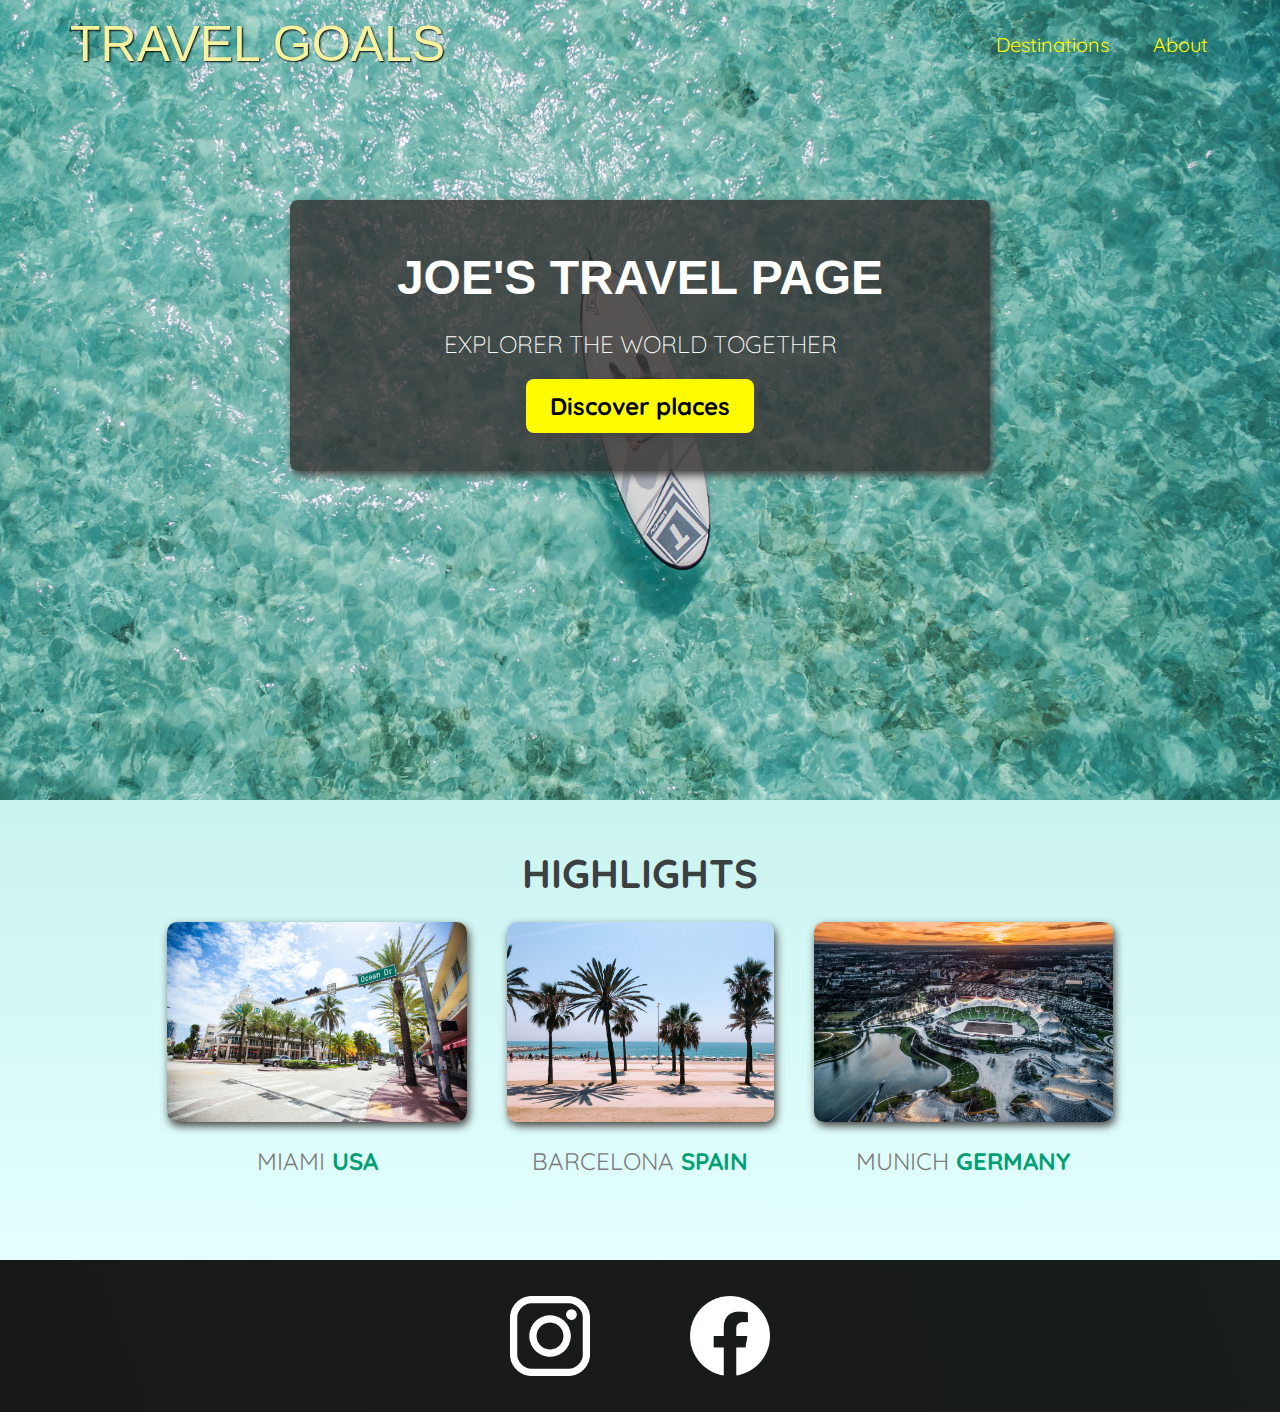
<file: index.html>
<!DOCTYPE html>
<html lang="en">
  <head>
    <meta charset="UTF-8" />
    <meta http-equiv="X-UA-Compatible" content="IE=edge" />
    <meta name="viewport" content="width=device-width, initial-scale=1.0" />
    <link rel="stylesheet" href="shared.css" />
    <link rel="stylesheet" href="styles.css" />
    <link
      href="https://fonts.googleapis.com/css2?family=Raleway:wght@700&family=Oleo+Script:wght@700&family=Quicksand:wght@300;500;700&display=swap"
      rel="stylesheet"
    />
    <title>Travel Goals</title>
  </head>
  <body>
    <header>
      <div id="page-logo">
        <a href="/index.html">travel Goals</a>
      </div>
      <nav>
        <ul>
          <li><a href="/places.html">Destinations</a></li>
          <li><a href="#">About</a></li>
        </ul>
      </nav>
    </header>
    <main>
      <section id="hero">
        <div id="hero-content">
          <h1>Joe's Travel Page</h1>
          <p>Explorer the world together</p>
          <a href="/places.html">Discover places</a>
        </div>
      </section>
      <section id="highlights">
        <h2>Highlights</h2>
        <ul id="destinations">
          <li class="destination">
            <img src="./images/places/miami.jpg" alt="Miami picture" />
            <p>Miami <strong>USA</strong></p>
          </li>
          <li class="destination">
            <img src="./images/places/barcelona.jpg" alt="barcelona city" />
            <p>Barcelona <strong>SPAIN</strong></p>
          </li>
          <li class="destination">
            <img src="./images/places/munich.jpg" alt="Munich city" />
            <p>Munich <strong>Germany</strong></p>
          </li>
        </ul>
      </section>
    </main>
    <footer>
      <ul>
        <li>
          <a href="https://www.instagram.com"
            ><img src="./images/icons/insta.png" alt="Instagram logo"
          /></a>
        </li>
        <li>
          <a href="https://www.facebook.com"
            ><img src="./images/icons/facebook.png" alt="Facebook logo"
          /></a>
        </li>
      </ul>
    </footer>
  </body>
</html>
</file>
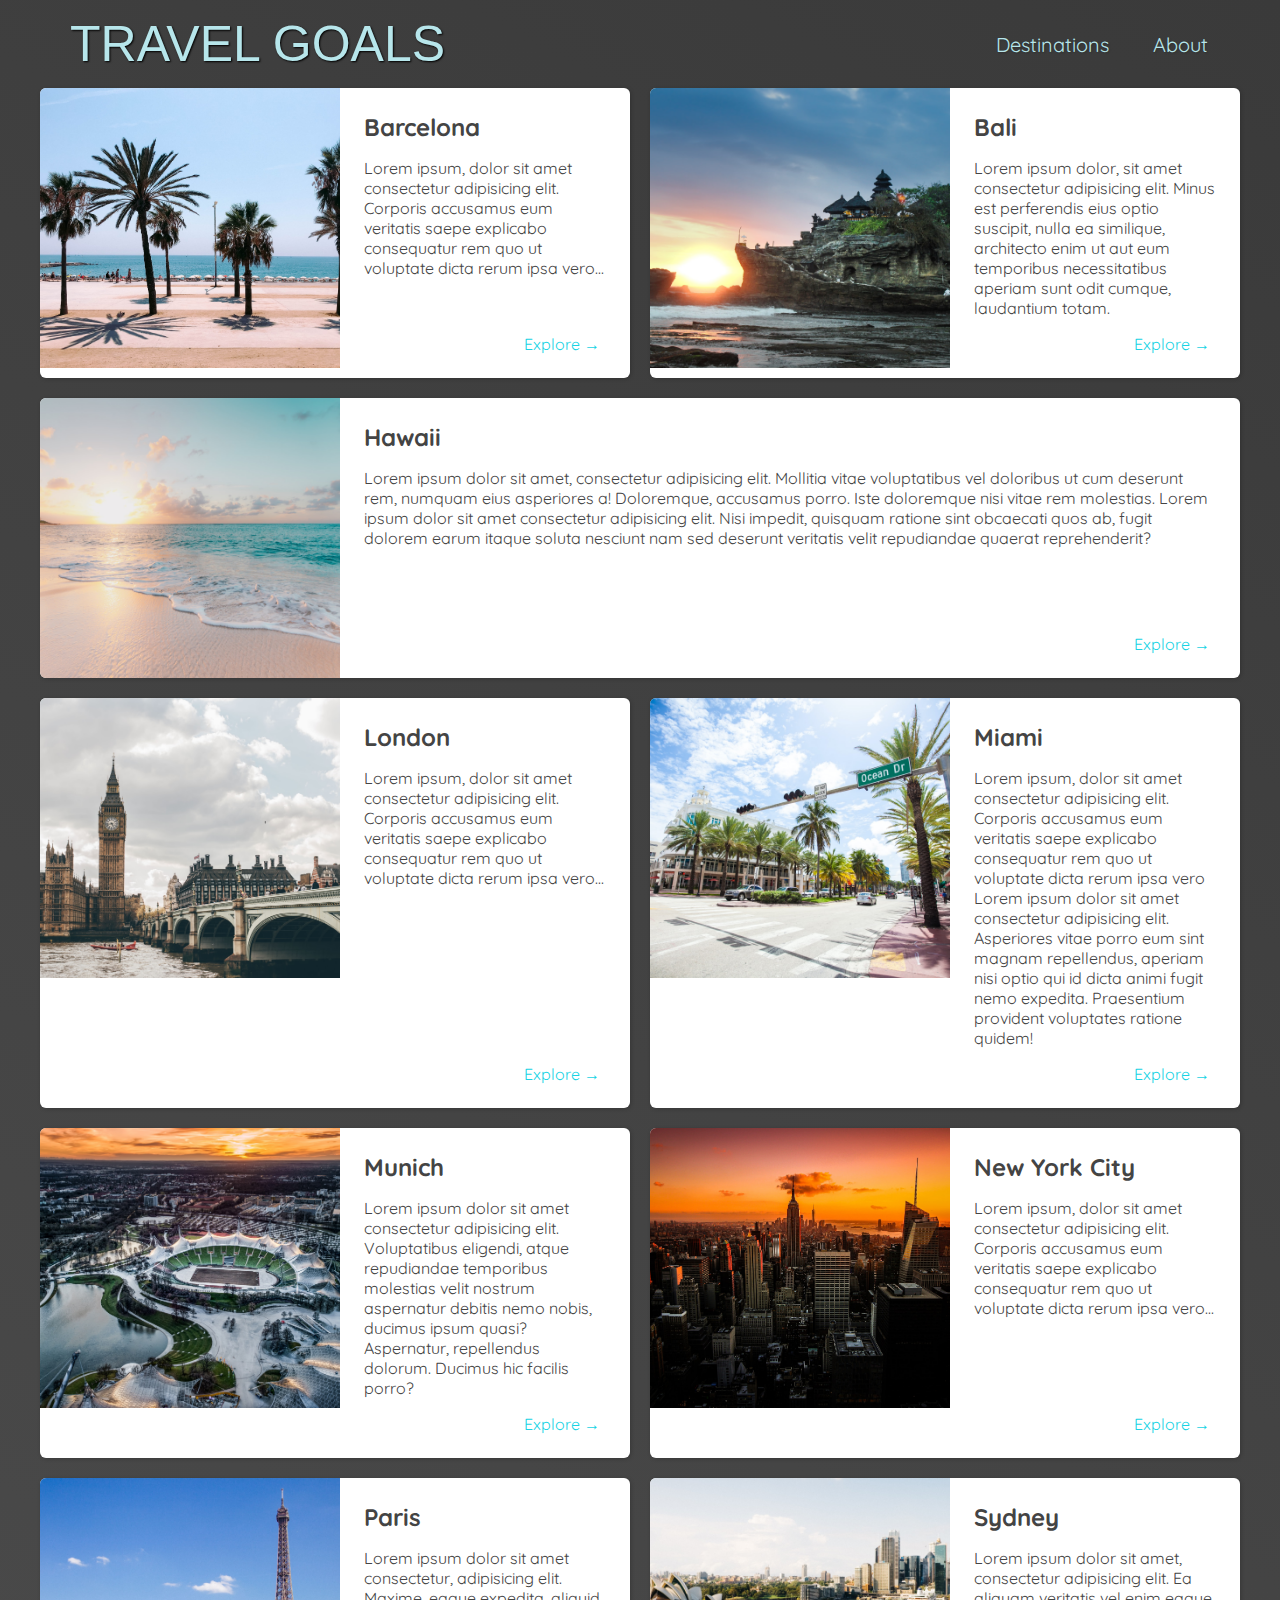
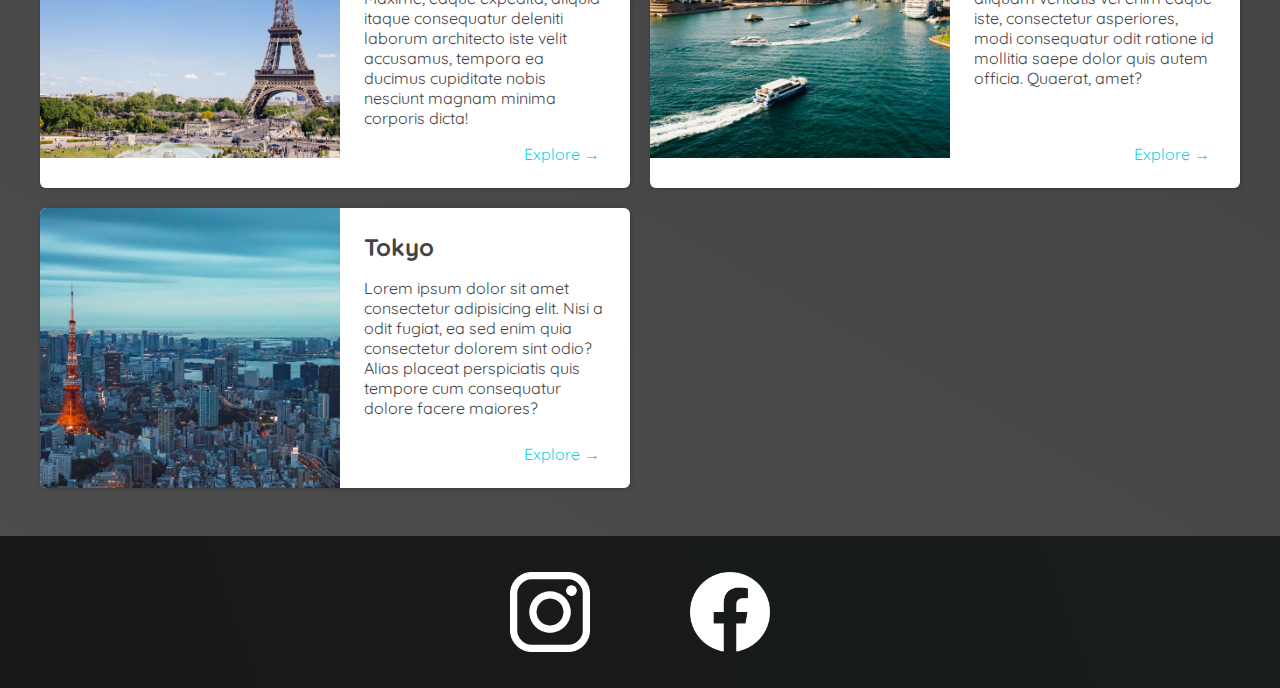
<file: places.html>
<!DOCTYPE html>
<html lang="en">
  <head>
    <meta charset="UTF-8" />
    <meta http-equiv="X-UA-Compatible" content="IE=edge" />
    <meta name="viewport" content="width=device-width, initial-scale=1.0" />
    <link rel="stylesheet" href="./shared.css" />
    <link rel="stylesheet" href="./places.css" />
    <link
      href="https://fonts.googleapis.com/css2?family=Raleway:wght@700&family=Oleo+Script:wght@700&family=Quicksand:wght@300;500;700&display=swap"
      rel="stylesheet"
    />
    <title>Travel Goals</title>
  </head>
  <body>
    <header>
      <div id="page-logo">
        <a href="/index.html">travel Goals</a>
      </div>
      <nav>
        <ul>
          <li><a href="/places.html">Destinations</a></li>
          <li><a href="#">About</a></li>
        </ul>
      </nav>
    </header>
    <main>
      <ul>
        <li>
          <img src="./images/places/barcelona.jpg" alt="Barcelona picture" />
          <div class="item-content">
            <div>
              <h2>Barcelona</h2>
              <p>
                Lorem ipsum, dolor sit amet consectetur adipisicing elit.
                Corporis accusamus eum veritatis saepe explicabo consequatur rem
                quo ut voluptate dicta rerum ipsa vero...
              </p>
            </div>
            <div class="actions">
              <a href="https://en.wikipedia.org/wiki/Barcelona">Explore &#x2192</a>
            </div>
          </div>
        </li>
        <li>
          <img src="./images/places/bali.jpg" alt="Bali picture" />
          <div class="item-content">
            <div>
              <h2>Bali</h2>
              <p>
                Lorem ipsum dolor, sit amet consectetur adipisicing elit. Minus
                est perferendis eius optio suscipit, nulla ea similique,
                architecto enim ut aut eum temporibus necessitatibus aperiam
                sunt odit cumque, laudantium totam.
              </p>
            </div>
            <div class="actions">
              <a href="https://en.wikipedia.org/wiki/Bali">Explore &#x2192</a>
            </div>
          </div>
        </li>
        <li>
          <img src="./images/places/hawaii.jpg" alt="Hawaii picture" />
          <div class="item-content">
            <div>
              <h2>Hawaii</h2>
              <p>
                Lorem ipsum dolor sit amet, consectetur adipisicing elit.
                Mollitia vitae voluptatibus vel doloribus ut cum deserunt rem,
                numquam eius asperiores a! Doloremque, accusamus porro. Iste
                doloremque nisi vitae rem molestias. Lorem ipsum dolor sit amet consectetur adipisicing elit. Nisi impedit, quisquam ratione sint obcaecati quos ab, fugit dolorem earum itaque soluta nesciunt nam sed deserunt veritatis velit repudiandae quaerat reprehenderit?
              </p>
            </div>
            <div class="actions">
              <a href="https://en.wikipedia.org/wiki/Hawaii">Explore &#x2192</a>
            </div>
          </div>
        </li>
        <li>
          <img src="./images/places/london.jpg" alt="London picture" />
          <div class="item-content">
            <div>
              <h2>London</h2>
              <p>
                Lorem ipsum, dolor sit amet consectetur adipisicing elit.
                Corporis accusamus eum veritatis saepe explicabo consequatur rem
                quo ut voluptate dicta rerum ipsa vero...
              </p>
            </div>
            <div class="actions">
              <a href="https://en.wikipedia.org/wiki/London">Explore &#x2192</a>
            </div>
          </div>
        </li>
        <li>
          <img src="./images/places/miami.jpg" alt="Miami picture" />
          <div class="item-content">
            <div>
              <h2>Miami</h2>
              <p>
                Lorem ipsum, dolor sit amet consectetur adipisicing elit.
                Corporis accusamus eum veritatis saepe explicabo consequatur rem
                quo ut voluptate dicta rerum ipsa vero Lorem ipsum dolor sit amet consectetur adipisicing elit. Asperiores vitae porro eum sint magnam repellendus, aperiam nisi optio qui id dicta animi fugit nemo expedita. Praesentium provident voluptates ratione quidem!
              </p>
            </div>
            <div class="actions">
              <a href="https://en.wikipedia.org/wiki/Miami">Explore &#x2192</a>
            </div>
          </div>
        </li>
        <li>
          <img src="./images/places/munich.jpg" alt="Munich picture" />
          <div class="item-content">
            <div>
              <h2>Munich</h2>
              <p>
                Lorem ipsum dolor sit amet consectetur adipisicing elit.
                Voluptatibus eligendi, atque repudiandae temporibus molestias
                velit nostrum aspernatur debitis nemo nobis, ducimus ipsum
                quasi? Aspernatur, repellendus dolorum. Ducimus hic facilis
                porro?
              </p>
            </div>
            <div class="actions">
              <a href="https://en.wikipedia.org/wiki/Munich">Explore &#x2192</a>
            </div>
          </div>
        </li>
        <li>
          <img
            src="./images/places/new-york-city.jpg"
            alt="New York City picture"
          />
          <div class="item-content">
            <div>
              <h2>New York City</h2>
              <p>
                Lorem ipsum, dolor sit amet consectetur adipisicing elit.
                Corporis accusamus eum veritatis saepe explicabo consequatur rem
                quo ut voluptate dicta rerum ipsa vero...
              </p>
            </div>
            <div class="actions">
              <a href="https://en.wikipedia.org/wiki/New_York_City">Explore &#x2192</a>
            </div>
          </div>
        </li>
        <li>
          <img src="./images/places/paris.jpg" alt="Paris picture" />
          <div class="item-content">
            <div>
              <h2>Paris</h2>
              <p>
                Lorem ipsum dolor sit amet consectetur, adipisicing elit.
                Maxime, eaque expedita, aliquid itaque consequatur deleniti
                laborum architecto iste velit accusamus, tempora ea ducimus
                cupiditate nobis nesciunt magnam minima corporis dicta!
              </p>
            </div>
            <div class="actions">
              <a href="https://en.wikipedia.org/wiki/Paris">Explore &#x2192</a>
            </div>
          </div>
        </li>
        <li>
          <img src="./images/places/sydney.jpg" alt="Sydney picture" />
          <div class="item-content">
            <div>
              <h2>Sydney</h2>
              <p>
                Lorem ipsum dolor sit amet, consectetur adipisicing elit. Ea
                aliquam veritatis vel enim eaque iste, consectetur asperiores,
                modi consequatur odit ratione id mollitia saepe dolor quis autem
                officia. Quaerat, amet?
              </p>
            </div>
            <div class="actions">
              <a href="https://en.wikipedia.org/wiki/sydney">Explore &#x2192</a>
            </div>
          </div>
        </li>
        <li>
          <img src="./images/places/tokyo.jpg" alt="Tokyo picture" />
          <div class="item-content">
            <div>
              <h2>Tokyo</h2>
              <p>
                Lorem ipsum dolor sit amet consectetur adipisicing elit. Nisi a
                odit fugiat, ea sed enim quia consectetur dolorem sint odio?
                Alias placeat perspiciatis quis tempore cum consequatur dolore
                facere maiores?
              </p>
            </div>
            <div class="actions">
              <a href="https://en.wikipedia.org/wiki/Tokyo">Explore &#x2192</a>
            </div>
          </div>
        </li>
      </ul>
    </main>
    <footer>
      <ul>
        <li>
          <a href="https://www.instagram.com"
            ><img src="./images/icons/insta.png" alt="Instagram logo"
          /></a>
        </li>
        <li>
          <a href="https://www.facebook.com"
            ><img src="./images/icons/facebook.png" alt="Facebook logo"
          /></a>
        </li>
      </ul>
    </footer>
  </body>
</html>
</file>
<file: shared.css>
body {
    font-family: "Quicksand", sans-serif;
    margin: 0;
}

ul {
    list-style: none;
    margin: 0;
    padding: 0;
}

header {
    display: flex;
    justify-content: space-between;
    align-items: center;
    padding: 15px 60px;
    position: absolute;
    width: 100%;
    box-sizing: border-box;
}

#page-logo a{
    padding: 10px; 
    font-family: "Oleo  Script", sans-serif;
    color: rgb(245,243,160);
    font-size: 50px;
    text-decoration: none;
    text-transform: uppercase;
    text-shadow: 1px 1px 2px rgb(0,0,0);
}

header ul {
    display: flex;
    justify-content: flex-end;
}

header li {
    margin-left: 20px
}

header a {
    color: rgb(255,251,0);
    text-decoration: none;
    font-size: 20px;
    padding: 12px;
    text-shadow: 1px 1px 2px rgba(0,0,0,0.2);
    border-radius: 6px;
}

header nav a:hover {
    color: rgb(77,77,77);
    background-color: rgb(255,251,0);
}

footer {
    background: linear-gradient(70deg, rgb(24,24,24), rgb(25,29,29));
    padding: 36px 0;
}
footer ul {
    display: flex;
    justify-content: center;
}
footer li {
    height: 80px;
    width: 80px;
    margin: 0 50px;
}

footer img {
    width: 100%;
    height: 100%;
}
</file>
<file: styles.css>
#hero {
    height: 800px;
    background-image: url('./images/places/ocean.jpg');
    background-position: center;
    background-size: cover;
}
#hero-content {
    width: 700px;
    background-color: rgba(51,47,47,0.8);
    box-shadow: 2px 4px 8px rgb(68,67,67);
    border-radius: 8px;
    text-align: center;
    padding: 50px 0;
    margin: 0 auto;
    position: relative;
    top: 200px;
}
#hero-content h1 {
    color: white;
    text-transform: uppercase;
    font-size: 48px;
    font-family: "Rallway", sans-serif;
    margin: 0;
}
#hero-content p {
    color: white;
    text-transform: uppercase;
    font-size: 24px;
    font-weight: 300;
    margin-bottom: 32px;
}
#hero-content a {
    text-decoration: none;
    background-color: rgb(255,251, 0);
    padding: 12px 24px;
    color: black;
    font-size: 24px;
    font-weight: bold;
    border-radius: 8px;
    box-shadow: 2px 4px 8px rgb(68,67,67);
}
#hero-content a:hover {
    background-color: rgb(255,215, 0);
}
#highlights {
    padding: 24px;
    background: linear-gradient(0deg, rgb(227,255,253), rgb(202,243,240));
}
#highlights h2{
    text-transform: uppercase;
    text-align: center;
    font-size: 40px;
    color: rgb(59,65,64);
    margin: 24px 0;
}
#destinations {
    display: flex;
    width: 90%;
    margin: auto;
    margin-bottom: 40px;
    justify-content: center;
}
.destination {
    margin: 0 20px;
    text-transform: uppercase;
}
.destination p {
    text-align: center;
    font-size: 24px;
    color: rgb(124,123,123);
    margin: 20px 0;
}
.destination img {
    height: 200px;
    width: 100%;
    box-shadow: 2px 4px 8px rgb(68,67,67);
    border-radius: 10px;
    object-fit: cover;
}
.destination strong {
    color: rgb(0,160,117);
}
</file>
<file: places.css>
body {
    background: linear-gradient(30deg, rgb(77,77,77),rgb(58,58,58));
    color: rgb(68,68,68);
}
#page-logo a {
    color: rgb(183,230,235);
}
header {
    position: static;
}
header a {
    color: rgb(183,230,235);
}
header nav a:hover {
    background-color:rgb(183,230,235);;
    color: rgb(59,59,59);
}
main ul {
    width: 1200px;
    margin: 0 auto 48px auto;
    display: grid;
    grid-template-columns: 1fr 1fr;
    gap: 20px;
}
main li {
    display: flex;
    background-color: white;
    box-shadow: 1px 1px 4px rgba(0,0,0,0.2);
    border-radius: 6px;
    overflow: hidden;
}
main li:nth-of-type(3) {
    grid-column: 1 / span 2;
}
main li img {
    width: 300px;
    height: 280px;
    object-fit: cover;
}
.item-content {
    padding: 24px;
    display: flex;
    flex-direction: column;
    justify-content: space-between;
}
.item-content h2 {
    margin: 0;
}
.actions {
    color: rgb(38, 206, 208);
    text-align: right;
}
.actions a {
    text-decoration: none;
    padding: 6px;
    color: rgb(22, 211, 228);
    border-radius: 5px;
}
.actions a:hover {
    background-color: rgb(235,253,255);
}
</file>
